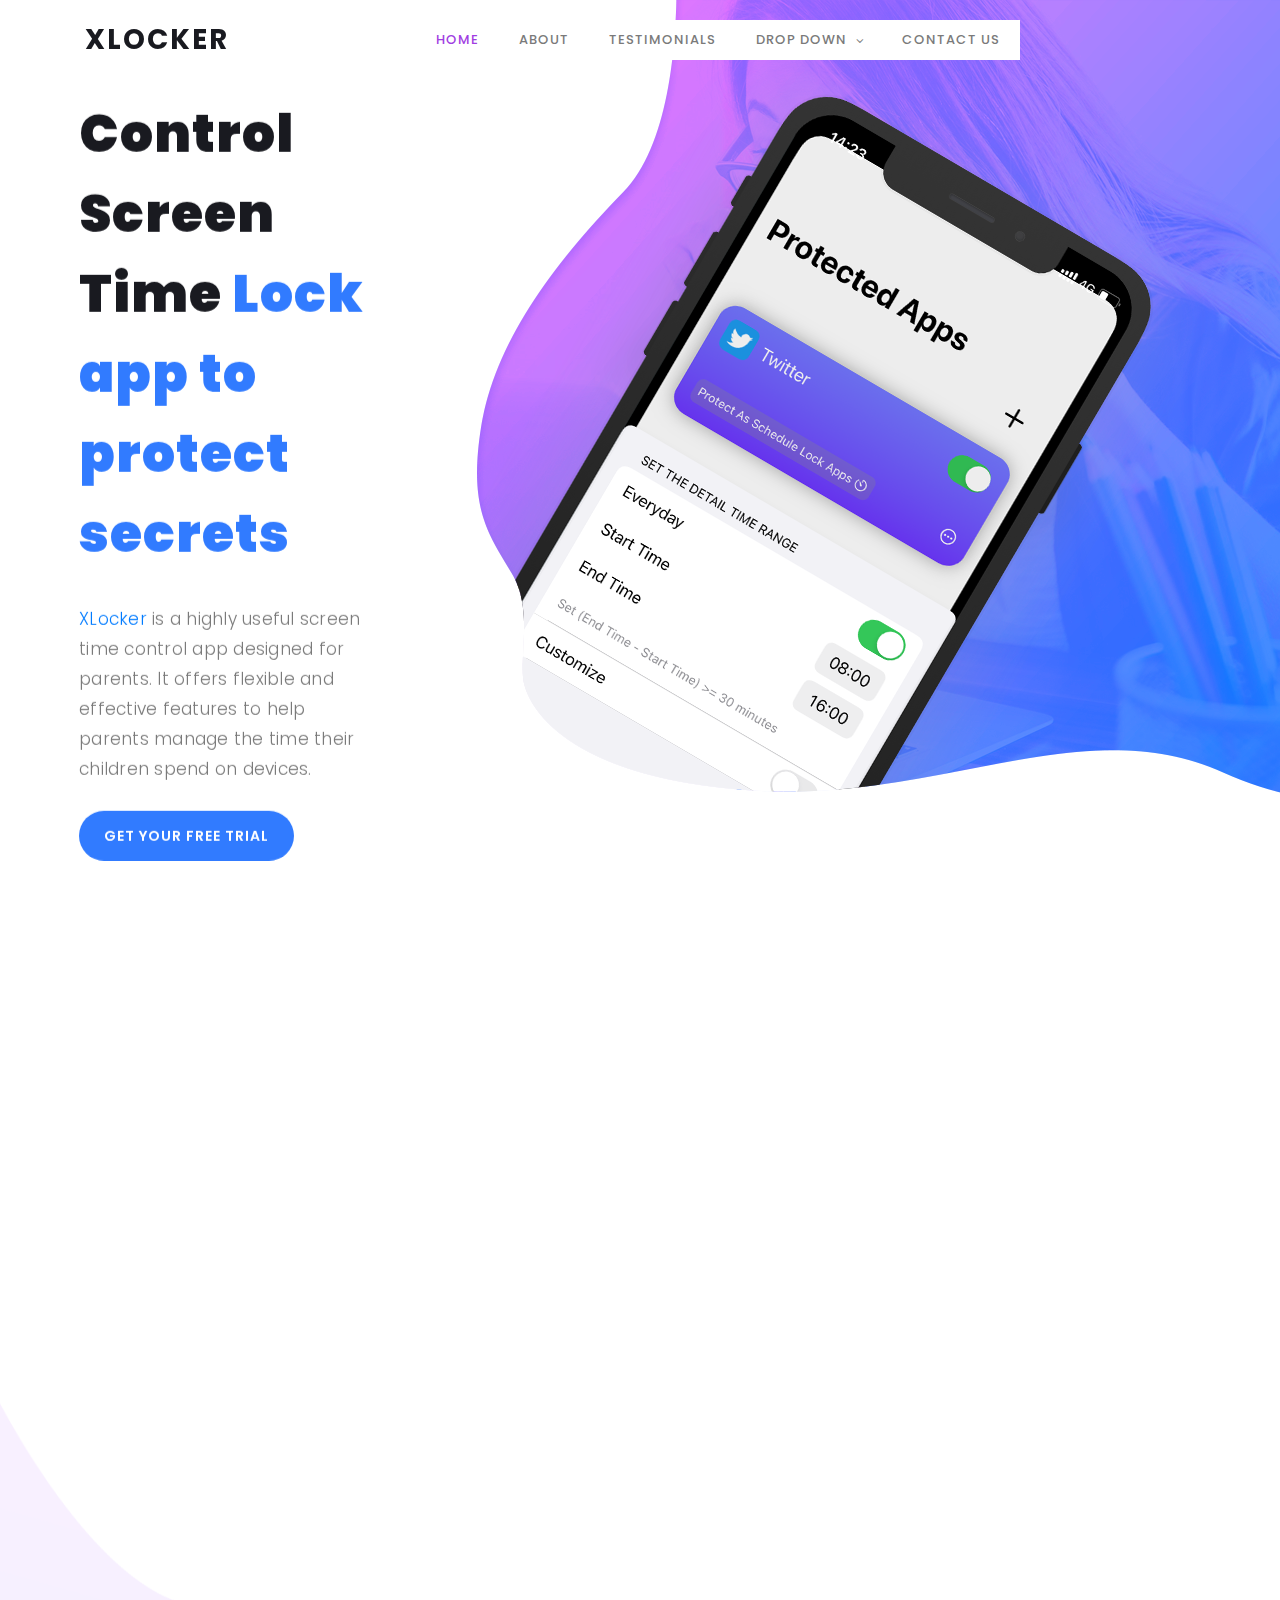
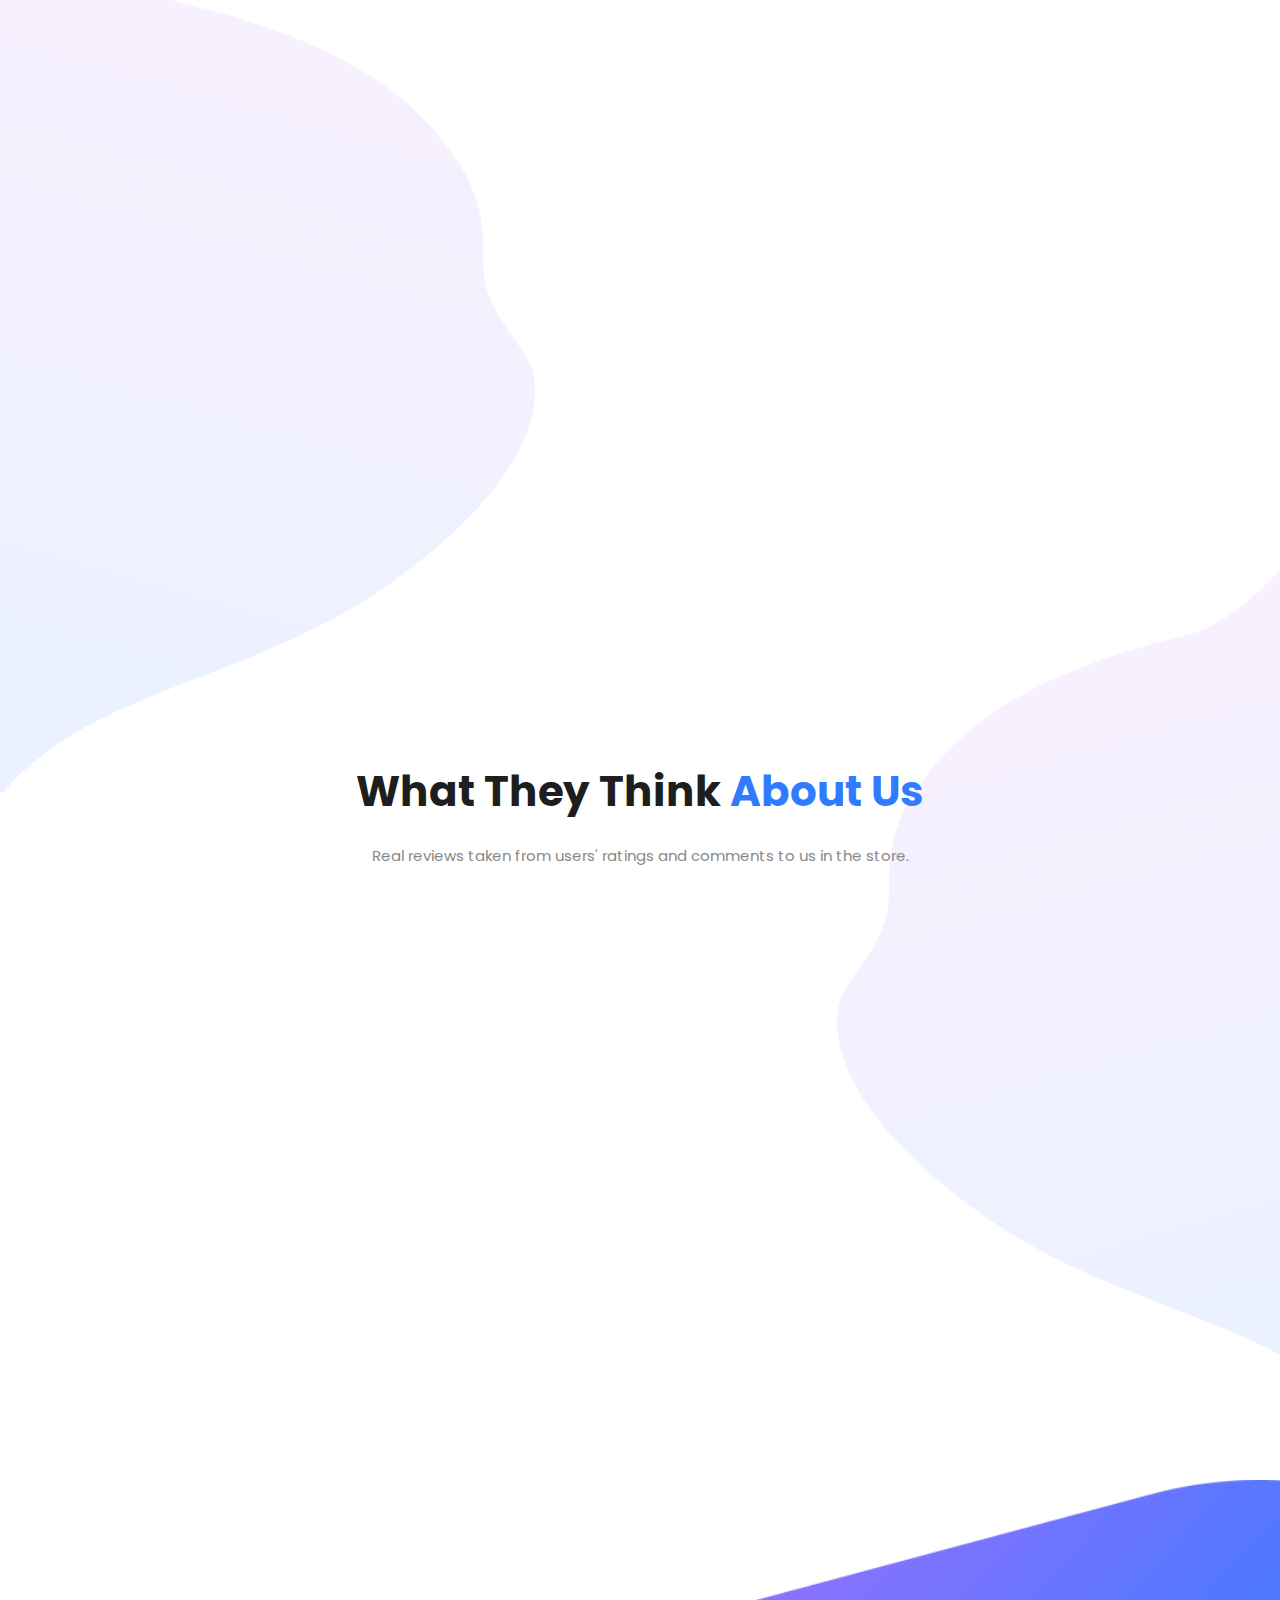
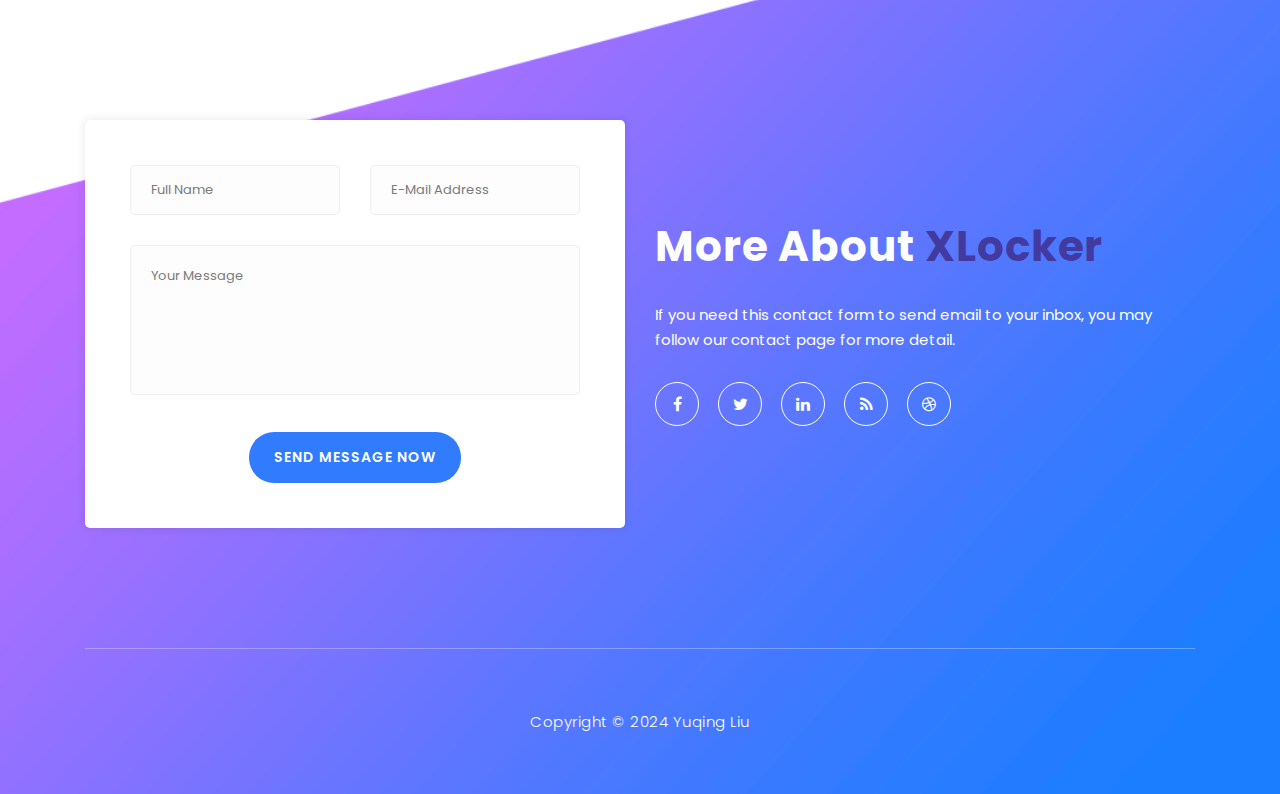
<file: xlocker/index.html>
<!DOCTYPE html>
<html lang="en">

<head>

    <meta charset="utf-8">
    <meta name="viewport" content="width=device-width, initial-scale=1, shrink-to-fit=no">
    <meta name="description" content="">
    <meta name="author" content="TemplateMo">
    <link href="https://fonts.googleapis.com/css?family=Poppins:100,200,300,400,500,600,700,800,900&display=swap" rel="stylesheet">

    <title>XLocker</title>
<!--

Lava Landing Page

https://templatemo.com/tm-540-lava-landing-page

-->

    <!-- Additional CSS Files -->
    <link rel="stylesheet" type="text/css" href="assets/css/bootstrap.min.css">

    <link rel="stylesheet" type="text/css" href="assets/css/font-awesome.css">

    <link rel="stylesheet" href="assets/css/templatemo-lava.css">

    <link rel="stylesheet" href="assets/css/owl-carousel.css">

</head>

<body>

    <!-- ***** Preloader Start ***** -->
    <div id="preloader">
        <div class="jumper">
            <div></div>
            <div></div>
            <div></div>
        </div>
    </div>
    <!-- ***** Preloader End ***** -->


    <!-- ***** Header Area Start ***** -->
    <header class="header-area header-sticky">
        <div class="container">
            <div class="row">
                <div class="col-12">
                    <nav class="main-nav">
                        <!-- ***** Logo Start ***** -->
                        <a href="index.html" class="logo">
                            XLocker
                        </a>
                        <!-- ***** Logo End ***** -->
                        <!-- ***** Menu Start ***** -->
                        <ul class="nav">
                            <li class="scroll-to-section"><a href="#welcome" class="menu-item">Home</a></li>
                            <li class="scroll-to-section"><a href="#about" class="menu-item">About</a></li>
                            <li class="scroll-to-section"><a href="#testimonials" class="menu-item">Testimonials</a>
                            </li>
                            <li class="submenu">
                                <a href="javascript:;">Drop Down</a>
                                <ul>
                                    <li><a href="" class="menu-item">About Us</a></li>
                                    <li><a href="" class="menu-item">Features</a></li>
                                    <li><a href="" class="menu-item">FAQ's</a></li>
                                    <li><a href="" class="menu-item">Blog</a></li>
                                </ul>
                            </li>
                            <li class="scroll-to-section"><a href="#contact-us" class="menu-item">Contact Us</a></li>
                        </ul>
                        <a class='menu-trigger'>
                            <span>Menu</span>
                        </a>
                        <!-- ***** Menu End ***** -->
                    </nav>
                </div>
            </div>
        </div>
    </header>
    <!-- ***** Header Area End ***** -->


    <!-- ***** Welcome Area Start ***** -->
    <div class="welcome-area" id="welcome">

        <!-- ***** Header Text Start ***** -->
        <div class="header-text">
            <div class="container">
                <div class="row">
                    <div class="left-text col-lg-6 col-md-12 col-sm-12 col-xs-12"
                        data-scroll-reveal="enter left move 30px over 0.6s after 0.4s">
                        <h1>Control Screen Time <em>Lock app to protect secrets</em></h1>
                        <p><a href="#">XLocker</a>
                            is a highly useful screen time control app designed for parents. It offers flexible and effective features to help parents manage the time their children spend on devices.</p> 
                        <a href="https://apps.apple.com/ca/app/xlocker-control-screen-time/id6447595893" class="main-button-slider">Get your free trial</a>
                    </div>
                </div>
            </div>
        </div>
        <!-- ***** Header Text End ***** -->
    </div>
    <!-- ***** Welcome Area End ***** -->

    <!-- ***** Features Big Item Start ***** -->
    <section class="section" id="about">
        <div class="container">
            <div class="row">
                <div class="col-lg-4 col-md-6 col-sm-12 col-xs-12"
                    data-scroll-reveal="enter left move 30px over 0.6s after 0.4s">
                    <div class="features-item">
                        <div class="features-icon">
                            <h2>01</h2>
                            <img src="assets/images/features-icon-1.png" alt="">
                            <h4>Block specific apps</h4>
                            <p>Block specific apps such as social media and games to gain better control over their children's device usage.This helps create a more focused and productive environment. </p>
                            <a href="#testimonials" class="main-button">
                                More Detail
                            </a>
                        </div>
                    </div>
                </div>
                <div class="col-lg-4 col-md-6 col-sm-12 col-xs-12"
                    data-scroll-reveal="enter bottom move 30px over 0.6s after 0.4s">
                    <div class="features-item">
                        <div class="features-icon">
                            <h2>02</h2>
                            <img src="assets/images/features-icon-2.png" alt="">
                            <h4>Schedules</h4>
                            <p>Set up schedules based on daily needs like study time and leisure time, and authorize certain apps for certain time slots to avoid accidental overuse or excessive addiction.</p>
                            <a href="#testimonials" class="main-button">
                                More Detail
                            </a>
                        </div>
                    </div>
                </div>
                <div class="col-lg-4 col-md-6 col-sm-12 col-xs-12"
                    data-scroll-reveal="enter right move 30px over 0.6s after 0.4s">
                    <div class="features-item">
                        <div class="features-icon">
                            <h2>03</h2>
                            <img src="assets/images/features-icon-3.png" alt="">
                            <h4>Usage limits</h4>
                            <p>Apply usage limits to each app, so that if a child exceeds the preset time limit, the app will be locked, thereby limiting excessive use of the device and the app..</p>
                            <a href="#testimonials" class="main-button">
                                More Detail
                            </a>
                        </div>
                    </div>
                </div>
            </div>
        </div>
    </section>
    <!-- ***** Features Big Item End ***** -->

    <div class="left-image-decor"></div>

    <!-- ***** Features Big Item Start ***** -->
    <section class="section" id="promotion">
        <div class="container">
            <div class="row">
                <div class="left-image col-lg-5 col-md-12 col-sm-12 mobile-bottom-fix-big"
                    data-scroll-reveal="enter left move 30px over 0.6s after 0.4s">
                    <img src="assets/images/left-image.png" class="rounded img-fluid d-block mx-auto" alt="App">
                </div>
                <div class="right-text offset-lg-1 col-lg-6 col-md-12 col-sm-12 mobile-bottom-fix">
                    <ul>
                         <li data-scroll-reveal="enter right move 30px over 0.6s after 0.6s">
                            <img src="assets/images/about-icon-03.png" alt="">
                            <div class="text">
                                <h4>Flexible Policies</h4>
                                <p>Customize policies for each app.you can fine-tune policies to align with the specific needs of each app.</p>
                            </div>
                        </li>
                        <li data-scroll-reveal="enter right move 30px over 0.6s after 0.4s">
                            <img src="assets/images/about-icon-01.png" alt="">
                            <div class="text">
                                <h4>Easy to Use</h4>
                                <p>Block apps in just a few clicks.you can effortlessly prevent access to specific applications. </p>
                            </div>
                        </li>
                        <li data-scroll-reveal="enter right move 30px over 0.6s after 0.5s">
                            <img src="assets/images/about-icon-02.png" alt="">
                            <div class="text">
                                <h4>Block Web Categories & URLs</h4>
                                <p>Easily block adult websites in just a few clicks. This feature ensures a safer and more comfortable browsing experience.</p>
                            </div>
                        </li>
                       
                    </ul>
                </div>
            </div>
        </div>
    </section>
    <!-- ***** Features Big Item End ***** -->

    <div class="right-image-decor"></div>

    <!-- ***** Testimonials Starts ***** -->
    <section class="section" id="testimonials">
        <div class="container">
            <div class="row">
                <div class="col-lg-8 offset-lg-2">
                    <div class="center-heading">
                        <h2>What They Think <em>About Us</em></h2>
                        <p>Real reviews taken from users' ratings and comments to us in the store.</p>
                    </div>
                </div>
                <div class="col-lg-10 col-md-12 col-sm-12 mobile-bottom-fix-big"
                    data-scroll-reveal="enter left move 30px over 0.6s after 0.4s">
                    <div class="owl-carousel owl-theme">
                        <div class="item service-item">
                            <div class="author">
                                <i><img src="assets/images/testimonial-author-1.png" alt="Author One"></i>
                            </div>
                            <div class="testimonial-content">
                                <ul class="stars">
                                    <li><i class="fa fa-star"></i></li>
                                    <li><i class="fa fa-star"></i></li>
                                    <li><i class="fa fa-star"></i></li>
                                    <li><i class="fa fa-star"></i></li>
                                    <li><i class="fa fa-star"></i></li>
                                </ul>
                                <h4>Nmrhsas</h4>
                                <p>“Insanely useful app. Big W for developer”</p>
                                <span>Malaysia</span>
                            </div>
                        </div>
                        <div class="item service-item">
                            <div class="author">
                                <i><img src="assets/images/testimonial-author-1.png" alt="Second Author"></i>
                            </div>
                            <div class="testimonial-content">
                                <ul class="stars">
                                    <li><i class="fa fa-star"></i></li>
                                    <li><i class="fa fa-star"></i></li>
                                    <li><i class="fa fa-star"></i></li>
                                    <li><i class="fa fa-star"></i></li>
                                    <li><i class="fa fa-star"></i></li>
                                </ul>
                                <h4>Brar 009</h4>
                                <p>“Awesome app good feature.”</p>
                                <span>India</span>
                            </div>
                        </div>
                        <div class="item service-item">
                            <div class="author">
                                <i><img src="assets/images/testimonial-author-1.png" alt="Author Third"></i>
                            </div>
                            <div class="testimonial-content">
                                <ul class="stars">
                                    <li><i class="fa fa-star"></i></li>
                                    <li><i class="fa fa-star"></i></li>
                                    <li><i class="fa fa-star"></i></li>
                                </ul>
                                <h4>Footballstuff</h4>
                                <p>“Really good app it is exceptional.”</p>
                                <span>UK</span>
                            </div>
                        </div>
                        
                    </div>
                </div>
            </div>
        </div>
    </section>
    <!-- ***** Testimonials Ends ***** -->


    <!-- ***** Footer Start ***** -->
    <footer id="contact-us">
        <div class="container">
            <div class="footer-content">
                <div class="row">
                    <!-- ***** Contact Form Start ***** -->
                    <div class="col-lg-6 col-md-12 col-sm-12">
                        <div class="contact-form">
                            <form id="contact" action="" method="post">
                                <div class="row">
                                    <div class="col-md-6 col-sm-12">
                                        <fieldset>
                                            <input name="name" type="text" id="name" placeholder="Full Name" required=""
                                                style="background-color: rgba(250,250,250,0.3);">
                                        </fieldset>
                                    </div>
                                    <div class="col-md-6 col-sm-12">
                                        <fieldset>
                                            <input name="email" type="text" id="email" placeholder="E-Mail Address"
                                                required="" style="background-color: rgba(250,250,250,0.3);">
                                        </fieldset>
                                    </div>
                                    <div class="col-lg-12">
                                        <fieldset>
                                            <textarea name="message" rows="6" id="message" placeholder="Your Message"
                                                required="" style="background-color: rgba(250,250,250,0.3);"></textarea>
                                        </fieldset>
                                    </div>
                                    <div class="col-lg-12">
                                        <fieldset>
                                            <button type="submit" id="form-submit" class="main-button">Send Message
                                                Now</button>
                                        </fieldset>
                                    </div>
                                </div>
                            </form>
                        </div>
                    </div>
                    <!-- ***** Contact Form End ***** -->
                    <div class="right-content col-lg-6 col-md-12 col-sm-12">
                        <h2>More About <em>XLocker</em></h2>
                        <p>
                            If you need this contact form to send email to your inbox, you may follow our <a
                                rel="nofollow" href="https://templatemo.com/contact" target="_parent">contact</a> page
                            for more detail.</p>
                        <ul class="social">
                            <li><a href="#"><i class="fa fa-facebook"></i></a></li>
                            <li><a href="#"><i class="fa fa-twitter"></i></a></li>
                            <li><a href="#"><i class="fa fa-linkedin"></i></a></li>
                            <li><a href="#"><i class="fa fa-rss"></i></a></li>
                            <li><a href="#"><i class="fa fa-dribbble"></i></a></li>
                        </ul>
                    </div>
                </div>
            </div>
            <div class="row">
                <div class="col-lg-12">
                    <div class="sub-footer">
                        <p>Copyright &copy; 2024 Yuqing Liu</a></p>
                    </div>
                </div>
            </div>
        </div>
    </footer>

    <!-- jQuery -->
    <script src="assets/js/jquery-2.1.0.min.js"></script>

    <!-- Bootstrap -->
    <script src="assets/js/popper.js"></script>
    <script src="assets/js/bootstrap.min.js"></script>

    <!-- Plugins -->
    <script src="assets/js/owl-carousel.js"></script>
    <script src="assets/js/scrollreveal.min.js"></script>
    <script src="assets/js/waypoints.min.js"></script>
    <script src="assets/js/jquery.counterup.min.js"></script>
    <script src="assets/js/imgfix.min.js"></script>

    <!-- Global Init -->
    <script src="assets/js/custom.js"></script>

</body>
</html>
</file>
<file: xlocker/assets/css/templatemo-lava.css>
/*

Lava Landing Page

https://templatemo.com/tm-540-lava-landing-page

*/

/* ---------------------------------------------
Table of contents
------------------------------------------------
01. font & reset css
02. reset
03. global styles
04. header
05. welcome
06. features
07. testimonials
08. contact
09. footer
10. preloader

--------------------------------------------- */
/* 
---------------------------------------------
font & reset css
--------------------------------------------- 
*/
@import url("https://fonts.googleapis.com/css?family=Poppins:100,200,300,400,500,600,700,800,900");
/* 
---------------------------------------------
reset
--------------------------------------------- 
*/
html, body, div, span, applet, object, iframe, h1, h2, h3, h4, h5, h6, p, blockquote, div
pre, a, abbr, acronym, address, big, cite, code, del, dfn, em, font, img, ins, kbd, q,
s, samp, small, strike, strong, sub, sup, tt, var, b, u, i, center, dl, dt, dd, ol, ul, li,
figure, header, nav, section, article, aside, footer, figcaption {
  margin: 0;
  padding: 0;
  border: 0;
  outline: 0;
}

.clearfix:after {
  content: ".";
  display: block;
  clear: both;
  visibility: hidden;
  line-height: 0;
  height: 0;
}

.clearfix {
  display: inline-block;
}

html[xmlns] .clearfix {
  display: block;
}

* html .clearfix {
  height: 1%;
}

ul, li {
  padding: 0;
  margin: 0;
  list-style: none;
}

header, nav, section, article, aside, footer, hgroup {
  display: block;
}

* {
  box-sizing: border-box;
}

html, body {
  font-family: 'Poppins', sans-serif;
  font-weight: 400;
  background-color: #fff;
  font-size: 16px;
  -ms-text-size-adjust: 100%;
  -webkit-font-smoothing: antialiased;
  -moz-osx-font-smoothing: grayscale;
}

a {
  text-decoration: none !important;
}

h1, h2, h3, h4, h5, h6 {
  margin-top: 0px;
  margin-bottom: 0px;
}

ul {
  margin-bottom: 0px;
}

p {
  font-size: 15px;
  line-height: 25px;
  color: #888;
}

/* 
---------------------------------------------
global styles
--------------------------------------------- 
*/
html,
body {
  background: #fff;
  font-family: 'Poppins', sans-serif;
}

::selection {
  background: #f1556a;
  color: #fff;
}

::-moz-selection {
  background: #f1556a;
  color: #fff;
}

@media (max-width: 991px) {
  html, body {
    overflow-x: hidden;
  }
  .mobile-top-fix {
    margin-top: 30px;
    margin-bottom: 0px;
  }
  .mobile-bottom-fix {
    margin-bottom: 30px;
  }
  .mobile-bottom-fix-big {
    margin-bottom: 60px;
  }
}

a.main-button-slider {
  font-size: 14px;
  border-radius: 25px;
  padding: 15px 25px;
  background-color: #317BFF;
  text-transform: uppercase;
  color: #fff;
  font-weight: 600;
  letter-spacing: 1px;
  -webkit-transition: all 0.3s ease 0s;
  -moz-transition: all 0.3s ease 0s;
  -o-transition: all 0.3s ease 0s;
  transition: all 0.3s ease 0s;
}

a.main-button-slider:hover {
  background-color: #f1556a;
}

a.main-button {
  font-size: 14px;
  border-radius: 25px;
  padding: 15px 25px;
  background-color: #317BFF;
  text-transform: uppercase;
  color: #fff;
  font-weight: 600;
  letter-spacing: 1px;
  -webkit-transition: all 0.3s ease 0s;
  -moz-transition: all 0.3s ease 0s;
  -o-transition: all 0.3s ease 0s;
  transition: all 0.3s ease 0s;
}

a.main-button:hover {
  background-color: #f1556a;
}

button.main-button {
  outline: none;
  border: none;
  cursor: pointer;
  font-size: 14px;
  border-radius: 25px;
  padding: 15px 25px;
  background-color: #317BFF;
  text-transform: uppercase;
  color: #fff;
  font-weight: 600;
  letter-spacing: 1px;
  -webkit-transition: all 0.3s ease 0s;
  -moz-transition: all 0.3s ease 0s;
  -o-transition: all 0.3s ease 0s;
  transition: all 0.3s ease 0s;
}

button.main-button:hover {
  background-color: #f1556a;
}


.center-heading {
  margin-bottom: 70px;
}

.center-heading h2 {
  margin-top: 0px;
  text-align: center;
  font-size: 42px;
  font-weight: 700;
  color: #1e1e1e;
  margin-bottom: 25px;
}

.center-heading h2 em {
  font-style: normal;
  color: #317BFF;
}

.center-heading p {
  font-size: 15px;
  color: #888;
  text-align: center;
}


/* 
---------------------------------------------
header
--------------------------------------------- 
*/

.background-header {
  background-color: #fff;
  height: 80px!important;
  position: fixed!important;
  top: 0px;
  left: 0px;
  right: 0px;
  box-shadow: 0px 0px 10px rgba(0,0,0,0.15)!important;
}

.background-header .logo,
.background-header .main-nav .nav li a {
  color: #1e1e1e!important;
}

.background-header .main-nav .nav li:hover a {
  color: #A13DE2!important;
}

.background-header .nav li a.active {
  color: #A13DE2!important;
}

.header-area {
  position: absolute;
  top: 0px;
  left: 0px;
  right: 0px;
  z-index: 100;
  height: 100px;
  -webkit-transition: all .5s ease 0s;
  -moz-transition: all .5s ease 0s;
  -o-transition: all .5s ease 0s;
  transition: all .5s ease 0s;
}

.header-area .main-nav {
  min-height: 80px;
  background: transparent;
}

.header-area .main-nav .logo {
  line-height: 80px;
  color: #191a20;
  font-size: 28px;
  font-weight: 700;
  text-transform: uppercase;
  letter-spacing: 2px;
  float: left;
  -webkit-transition: all 0.3s ease 0s;
  -moz-transition: all 0.3s ease 0s;
  -o-transition: all 0.3s ease 0s;
  transition: all 0.3s ease 0s;
}


.header-area .main-nav .nav {
  float: left;
  margin-top: 27px;
  margin-left: 15%;
  margin-right: 0px;
  background-color: #fff;
  padding: 0px 20px;
  -webkit-transition: all 0.3s ease 0s;
  -moz-transition: all 0.3s ease 0s;
  -o-transition: all 0.3s ease 0s;
  transition: all 0.3s ease 0s;
  position: relative;
  z-index: 999;
}

.header-area .main-nav .nav li {
  padding-left: 20px;
  padding-right: 20px;
}

.header-area .main-nav .nav li:last-child {
  padding-right: 0px;
}

.header-area .main-nav .nav li a {
  display: block;
  font-weight: 500;
  font-size: 13px;
  color: #7a7a7a;
  text-transform: uppercase;
  -webkit-transition: all 0.3s ease 0s;
  -moz-transition: all 0.3s ease 0s;
  -o-transition: all 0.3s ease 0s;
  transition: all 0.3s ease 0s;
  height: 40px;
  line-height: 40px;
  border: transparent;
  letter-spacing: 1px;
}

.header-area .main-nav .nav li:hover a {
  color: #A13DE2;
}

.header-area .main-nav .nav li.submenu {
  position: relative;
  padding-right: 35px;
}

.header-area .main-nav .nav li.submenu:after {
  font-family: FontAwesome;
  content: "\f107";
  font-size: 12px;
  color: #7a7a7a;
  position: absolute;
  right: 18px;
  top: 12px;
}

.header-area .main-nav .nav li.submenu ul {
  position: absolute;
  width: 200px;
  box-shadow: 0 2px 28px 0 rgba(0, 0, 0, 0.06);
  overflow: hidden;
  top: 40px;
  opacity: 0;
  transform: translateY(-2em);
  visibility: hidden;
  z-index: -1;
  transition: all 0.3s ease-in-out 0s, visibility 0s linear 0.3s, z-index 0s linear 0.01s;
}

.header-area .main-nav .nav li.submenu ul li {
  margin-left: 0px;
  padding-left: 0px;
  padding-right: 0px;
}

.header-area .main-nav .nav li.submenu ul li a {
  display: block;
  background: #fff;
  color: #7a7a7a!important;
  padding-left: 20px;
  height: 40px;
  line-height: 40px;
  -webkit-transition: all 0.3s ease 0s;
  -moz-transition: all 0.3s ease 0s;
  -o-transition: all 0.3s ease 0s;
  transition: all 0.3s ease 0s;
  position: relative;
  font-size: 13px;
  border-bottom: 1px solid #f5f5f5;
}

.header-area .main-nav .nav li.submenu ul li a:before {
  content: '';
  position: absolute;
  width: 0px;
  height: 40px;
  left: 0px;
  top: 0px;
  bottom: 0px;
  -webkit-transition: all 0.3s ease 0s;
  -moz-transition: all 0.3s ease 0s;
  -o-transition: all 0.3s ease 0s;
  transition: all 0.3s ease 0s;
  background: #A13DE2;
}

.header-area .main-nav .nav li.submenu ul li a:hover {
  background: #fff;
  color: #A13DE2!important;
  padding-left: 25px;
}

.header-area .main-nav .nav li.submenu ul li a:hover:before {
  width: 3px;
}

.header-area .main-nav .nav li.submenu:hover ul {
  visibility: visible;
  opacity: 1;
  z-index: 1;
  transform: translateY(0%);
  transition-delay: 0s, 0s, 0.3s;
}

.header-area .main-nav .menu-trigger {
  cursor: pointer;
  display: block;
  position: absolute;
  top: 23px;
  width: 32px;
  height: 40px;
  text-indent: -9999em;
  z-index: 99;
  right: 40px;
  display: none;
}

.header-area .main-nav .menu-trigger span,
.header-area .main-nav .menu-trigger span:before,
.header-area .main-nav .menu-trigger span:after {
  -moz-transition: all 0.4s;
  -o-transition: all 0.4s;
  -webkit-transition: all 0.4s;
  transition: all 0.4s;
  background-color: #1e1e1e;
  display: block;
  position: absolute;
  width: 30px;
  height: 2px;
  left: 0;
}

.background-header .main-nav .menu-trigger span,
.background-header .main-nav .menu-trigger span:before,
.background-header .main-nav .menu-trigger span:after {
  background-color: #1e1e1e;
}

.header-area .main-nav .menu-trigger span:before,
.header-area .main-nav .menu-trigger span:after {
  -moz-transition: all 0.4s;
  -o-transition: all 0.4s;
  -webkit-transition: all 0.4s;
  transition: all 0.4s;
  background-color: #1e1e1e;
  display: block;
  position: absolute;
  width: 30px;
  height: 2px;
  left: 0;
  width: 75%;
}

.background-header .main-nav .menu-trigger span:before,
.background-header .main-nav .menu-trigger span:after {
  background-color: #1e1e1e;
}

.header-area .main-nav .menu-trigger span:before,
.header-area .main-nav .menu-trigger span:after {
  content: "";
}

.header-area .main-nav .menu-trigger span {
  top: 16px;
}

.header-area .main-nav .menu-trigger span:before {
  -moz-transform-origin: 33% 100%;
  -ms-transform-origin: 33% 100%;
  -webkit-transform-origin: 33% 100%;
  transform-origin: 33% 100%;
  top: -10px;
  z-index: 10;
}

.header-area .main-nav .menu-trigger span:after {
  -moz-transform-origin: 33% 0;
  -ms-transform-origin: 33% 0;
  -webkit-transform-origin: 33% 0;
  transform-origin: 33% 0;
  top: 10px;
}

.header-area .main-nav .menu-trigger.active span,
.header-area .main-nav .menu-trigger.active span:before,
.header-area .main-nav .menu-trigger.active span:after {
  background-color: transparent;
  width: 100%;
}

.header-area .main-nav .menu-trigger.active span:before {
  -moz-transform: translateY(6px) translateX(1px) rotate(45deg);
  -ms-transform: translateY(6px) translateX(1px) rotate(45deg);
  -webkit-transform: translateY(6px) translateX(1px) rotate(45deg);
  transform: translateY(6px) translateX(1px) rotate(45deg);
  background-color: #1e1e1e;
}

.background-header .main-nav .menu-trigger.active span:before {
  background-color: #1e1e1e;
}

.header-area .main-nav .menu-trigger.active span:after {
  -moz-transform: translateY(-6px) translateX(1px) rotate(-45deg);
  -ms-transform: translateY(-6px) translateX(1px) rotate(-45deg);
  -webkit-transform: translateY(-6px) translateX(1px) rotate(-45deg);
  transform: translateY(-6px) translateX(1px) rotate(-45deg);
  background-color: #1e1e1e;
}

.background-header .main-nav .menu-trigger.active span:after {
  background-color: #1e1e1e;
}

.header-area.header-sticky {
  min-height: 80px;
}

.header-area.header-sticky .nav {
  margin-top: 20px !important;
}

.header-area.header-sticky .nav li a.active {
  color: #A13DE2;
}

@media (max-width: 1200px) {
  .header-area .main-nav .nav li {
    padding-left: 12px;
    padding-right: 12px;
  }
  .header-area .main-nav:before {
    display: none;
  }
}

@media (max-width: 991px) {
  .logo {
    text-align: center;
    float: none!important;
  }
  .header-area {
    background-color: #f7f7f7;
    padding: 0px 15px;
    height: 80px;
    box-shadow: none;
    text-align: center;
  }
  .header-area .container {
    padding: 0px;
  }
  .header-area .logo {
    margin-left: 30px;
  }
  .header-area .menu-trigger {
    display: block !important;
  }
  .header-area .main-nav {
    overflow: hidden;
  }
  .header-area .main-nav .nav {
    float: none;
    width: 100%;
    margin-top: 0px !important;
    display: none;
    -webkit-transition: all 0s ease 0s;
    -moz-transition: all 0s ease 0s;
    -o-transition: all 0s ease 0s;
    transition: all 0s ease 0s;
    margin-left: 0px;
  }
  .header-area .main-nav .nav li:first-child {
    border-top: 1px solid #eee;
  }
  .header-area .main-nav .nav li {
    width: 100%;
    background: #fff;
    border-bottom: 1px solid #eee;
    padding-left: 0px !important;
    padding-right: 0px !important;
  }
  .header-area .main-nav .nav li a {
    height: 50px !important;
    line-height: 50px !important;
    padding: 0px !important;
    border: none !important;
    background: #f7f7f7 !important;
    color: #191a20 !important;
  }
  .header-area .main-nav .nav li a:hover {
    background: #eee !important;
    color: #A13DE2!important;
  }
  .header-area .main-nav .nav li.submenu ul {
    position: relative;
    visibility: inherit;
    opacity: 1;
    z-index: 1;
    transform: translateY(0%);
    transition-delay: 0s, 0s, 0.3s;
    top: 0px;
    width: 100%;
    box-shadow: none;
    height: 0px;
  }
  .header-area .main-nav .nav li.submenu ul li a {
    font-size: 12px;
    font-weight: 400;
  }
  .header-area .main-nav .nav li.submenu ul li a:hover:before {
    width: 0px;
  }
  .header-area .main-nav .nav li.submenu ul.active {
    height: auto !important;
  }
  .header-area .main-nav .nav li.submenu:after {
    color: #3B566E;
    right: 25px;
    font-size: 14px;
    top: 15px;
  }
  .header-area .main-nav .nav li.submenu:hover ul, .header-area .main-nav .nav li.submenu:focus ul {
    height: 0px;
  }
}

@media (min-width: 992px) {
  .header-area .main-nav .nav {
    display: flex !important;
  }
}


/* 
---------------------------------------------
welcome
--------------------------------------------- 
*/
.welcome-area {
  width: 100%;
  height: 100vh;
  min-height: 793px;
  background-image: url(../images/banner-bg.png);
  background-repeat: no-repeat;
  background-position: right top;
}

.welcome-area .header-text .left-text {
  position: relative;
  align-self: center;
  margin-top: 35%;
  transform: perspective(1px) translateY(-30%) !important;
}

.welcome-area .header-text h1 {
  font-weight: 900;
  font-size: 52px;
  line-height: 80px;
  letter-spacing: 1px;
  margin-bottom: 30px;
  color: #191a20;
}

.welcome-area .header-text h1 em {
  font-style: normal;
  color: #317BFF;
}

.welcome-area .header-text p {
  font-weight: 300;
  font-size: 17px;
  color: #7a7a7a;
  line-height: 30px;
  letter-spacing: 0.25px;
  margin-bottom: 40px;
  position: relative;
}

@media (max-width: 1420px) {
  .welcome-area .header-text {
    width: 70%;
    margin-left: 5%;
  }
}

@media (max-width: 1320px) {
  .welcome-area .header-text .left-text {
    margin-top: 50%;
  }
  .welcome-area .header-text {
    width: 50%;
    margin-left: 5%;
  }
}

@media (max-width: 1140px) {
  .welcome-area {
    height: auto;
  }
  .welcome-area .header-text {       
    width: 92%;
    padding-top: 793px;
  }
  .welcome-area .header-text .left-text {
    margin-top: 5%;
    transform: none !important;
  }
}
@media (max-width: 810px) {
  .welcome-area {
    background-size: contain;
  }

  .welcome-area .header-text {
    padding-top: 100%;
    margin-left: 0;
  }
    
  .container-fluid .col-md-12 {
    margin-right: 0px;
    padding-right: 0px;
  }
}

/*
---------------------------------------------
about
---------------------------------------------
*/

#about {
  padding: 100px 0px;
  position: relative;
  z-index: 9;
}

@media (max-width: 992px) {
  .features-item {
    margin-bottom: 45px;
  }
}

.features-item {
  border-radius: 5px;
  padding: 60px 30px;
  text-align: center;
  box-shadow: 0px 0px 10px rgba(0,0,0,0.1);
}

.features-item h2 {
  z-index: 9;
  position: absolute;
  top: 15px;
  left: 45px;
  font-size: 100px;
  font-weight: 600;
  color: #FCE9FD;
}

.features-item img {
  z-index: 10;
  position: relative;
  max-width: 100%;
  margin-bottom: 40px;
}

.features-item h4 {
  margin-top: 0px;
  font-size: 22px;
  color: #1e1e1e;
  margin-bottom: 25px;
}

.features-item .main-button {
  margin-top: 35px;
  display: inline-block;
}


/*
---------------------------------------------
promotion
---------------------------------------------
*/

.left-image-decor {
  background-image: url(../images/left-bg-decor.png);
  background-repeat: no-repeat;
  position: absolute;
  width: 100%;
  display: inline-block;
  height: 110%;
  margin-top: -200px;
}

#promotion {
  padding: 100px 0px;
}

#promotion .left-image {
  align-self: center;
}

#promotion .right-text ul {
  padding: 0;
  margin: 0;
}

#promotion .right-text ul li {
  display: inline-block;
  margin-bottom: 60px;
}

#promotion .right-text ul li:last-child {
  margin-bottom: 0px;
}

#promotion .right-text img {
  display: inline-block;
  float: left;
  margin-right: 30px;
}

#promotion .right-text h4 {
  font-size: 22px;
  color: #1e1e1e;
  margin-bottom: 15px;
  margin-top: 3px;
}


/*
--------------------------------------------
testimonials
--------------------------------------------
*/
.right-image-decor {
  background-image: url(../images/right-bg-decor.png);
  background-repeat: no-repeat;
  background-position: right center;
  position: absolute;
  width: 100%;
  display: inline-block;
  height: 110%;
  margin-top: -200px;
}

#testimonials {
  padding-top: 100px;
  position: relative;
  z-index: 9;
}

#testimonials .item {
  position: relative;
}

#testimonials .item .testimonial-content {
  background: rgb(135,114,255);
  background: linear-gradient(145deg, rgba(135,114,255,1) 0%, rgba(49,123,255,1) 100%);
  margin-left: 60px;
  padding: 40px 30px;
  text-align: center;
  border-radius: 5px;
}

#testimonials .item .testimonial-content ul li {
  display: inline-block;
  margin: 0px 1px;
}

#testimonials .item .testimonial-content ul li i {
  color: #fff;
  font-size: 13px;
}

#testimonials .item .testimonial-content h4 {
  font-size: 22px;
  margin-top: 20px;
  color: #fff;
}

#testimonials .item .testimonial-content p {
  color: #fff;
  font-style: italic;
  font-weight: 200;
  margin: 20px 0px 15px 0px;
}

#testimonials .item .testimonial-content span {
  color: #fff;
  font-weight: 200;
  font-size: 13px;
}

#testimonials .author img {
  max-width: 120px;
  margin-bottom: -60px;
}

.owl-carousel .owl-nav button.owl-next span {
  z-index: 10;
  top: 45%;
  border-radius: 10px;
  font-size: 46px;
  color: #fff;
  right: -210px;
  width: 80px;
  height: 80px;
  line-height: 80px;
  text-align: center;
  display: inline-block;
  background: rgb(135,114,255);
  background: linear-gradient(145deg, rgba(135,114,255,1) 0%, rgba(49,114,255,1) 100%);
  position: absolute;
}

.owl-carousel .owl-nav button.owl-prev span {
  z-index: 9;
  top: 30%;
  border-radius: 10px;
  font-size: 46px;
  color: #fff;
  right: -150px;
  width: 80px;
  height: 80px;
  line-height: 80px;
  text-align: center;
  display: inline-block;
  background: rgb(135,114,255);
  background: linear-gradient(145deg, rgba(135,114,255,1) 0%, rgba(49,114,255,1) 100%);
  position: absolute;
}

@media screen and (max-width: 1060px) {
  .owl-carousel .owl-nav {
    display: none!important;
  }
}

/* 
---------------------------------------------
footer
--------------------------------------------- 
*/

@media (max-width: 992px) {
  footer {
    padding-top: 0px!important;
    margin-top: 0px!important;
  }
  .contact-form {
    margin-bottom: 45px;
  }
  footer .right-content {
    text-align: center;
  }
  footer .footer-content {
    padding: 60px 0px!important;
  }
}

footer {
  margin-top: 200px;
  padding-top: 120px;
  background-image: url(../images/footer-bg.png);
  background-repeat: no-repeat;
  background-position: center center;
  background-size: cover;
  width: 100%;
}

footer .footer-content {
  padding: 120px 0px;
}

.contact-form {
  position: relative;
  z-index: 10;
  padding: 45px;
  border-radius: 5px;
  background-color: #fff;
  box-shadow: 0px 0px 10px rgba(0,0,0,0.1);
  
}

footer .right-content {
  align-self: center;
}

.contact-form input,
.contact-form textarea {
  color: #777;
  font-size: 13px;
  border: 1px solid #eee;
  background-color: #f7f7f7;
  border-radius: 5px;
  width: 100%;
  height: 50px;
  outline: none;
  padding-left: 20px;
  padding-right: 20px;
  -webkit-appearance: none;
  -moz-appearance: none;
  appearance: none;
  margin-bottom: 30px;
}

.contact-form textarea {
  height: 150px;
  resize: none;
  padding: 20px;
}

.contact-form {
  text-align: center;
}

.contact-form ::-webkit-input-placeholder { /* Edge */
  color: #7a7a7a;
}

.contact-form :-ms-input-placeholder { /* Internet Explorer 10-11 */
  color: #7a7a7a;
}

.contact-form ::placeholder {
  color: #7a7a7a;
}

.footer-content .right-content {
  color: #fff;
}

.footer-content .right-content h2 {
  margin-top: 0px;
  margin-bottom: 30px;
  font-size: 42px;
  text-transform: capitalize;
  font-weight: 700;
  letter-spacing: 1px;
}

.footer-content .right-content h2 em {
  font-style: normal;
  color: #433AA0;
}

.footer-content .right-content p {
  color: #FFF;
}

.footer-content .right-content a {
  color: #FFF;
}

.footer-content .right-content a:hover {
  color: #FC3;
}

footer .social {
  overflow: hidden;
  margin-top: 30px;
}

footer .social li:first-child {
  margin-left: 0px;
}

footer .social li {
  margin: 0px 7.5px;
  display: inline-block;
}

footer .social li a {
  color: #fff;
  text-align: center;
  background-color: transparent;
  border: 1px solid #fff;
  width: 44px;
  height: 44px;
  line-height: 44px;
  border-radius: 50%;
  display: inline-block;
  font-size: 16px;
  -webkit-transition: all 0.3s ease 0s;
  -moz-transition: all 0.3s ease 0s;
  -o-transition: all 0.3s ease 0s;
  transition: all 0.3s ease 0s;
}

footer .social li a:hover {
  background-color: #A13DE2;
  border-color: #A13DE2;
  color: #fff;
}

footer .copyright {
  margin-top: 10px;
  font-weight: 400;
  font-size: 15px;
  color: #4a4a4a;
  letter-spacing: 0.88px;
  text-transform: capitalize;
}

footer .sub-footer {
  padding: 60px 0px;
  border-top: 1px solid rgba(250,250,250,0.3);
  text-align: center;
}

footer .sub-footer a {
	color: #FFF;
}

footer .sub-footer a:hover {
	color: #FC3;
}

footer .sub-footer p {
  color: #fff;
  font-size: 15px;
  font-weight: 300;
  letter-spacing: 0.5px;
}

@media (max-width: 991px) {
  footer .copyright {
    text-align: center;
  }
  footer .social {
    text-align: center;
  }
}

/* 
---------------------------------------------
preloader
--------------------------------------------- 
*/
#preloader {
  overflow: hidden;
  background-image: linear-gradient(145deg, #433AA0 0%, #433AA0 100%);
  left: 0;
  right: 0;
  top: 0;
  bottom: 0;
  position: fixed;
  z-index: 9999;
  color: #fff;
}

#preloader .jumper {
  left: 0;
  top: 0;
  right: 0;
  bottom: 0;
  display: block;
  position: absolute;
  margin: auto;
  width: 50px;
  height: 50px;
}

#preloader .jumper > div {
  background-color: #fff;
  width: 10px;
  height: 10px;
  border-radius: 100%;
  -webkit-animation-fill-mode: both;
  animation-fill-mode: both;
  position: absolute;
  opacity: 0;
  width: 50px;
  height: 50px;
  -webkit-animation: jumper 1s 0s linear infinite;
  animation: jumper 1s 0s linear infinite;
}

#preloader .jumper > div:nth-child(2) {
  -webkit-animation-delay: 0.33333s;
  animation-delay: 0.33333s;
}

#preloader .jumper > div:nth-child(3) {
  -webkit-animation-delay: 0.66666s;
  animation-delay: 0.66666s;
}

@-webkit-keyframes jumper {
  0% {
    opacity: 0;
    -webkit-transform: scale(0);
    transform: scale(0);
  }
  5% {
    opacity: 1;
  }
  100% {
    -webkit-transform: scale(1);
    transform: scale(1);
    opacity: 0;
  }
}

@keyframes jumper {
  0% {
    opacity: 0;
    -webkit-transform: scale(0);
    transform: scale(0);
  }
  5% {
    opacity: 1;
  }
  100% {
    opacity: 0;
  }
}
</file>
<file: xlocker/assets/css/owl-carousel.css>
/**
 * Owl Carousel v2.3.4
 * Copyright 2013-2018 David Deutsch
 * Licensed under: SEE LICENSE IN https://github.com/OwlCarousel2/OwlCarousel2/blob/master/LICENSE
 */
/*
 *  Owl Carousel - Core
 */
.owl-carousel {
  display: none;
  width: 100%;
  -webkit-tap-highlight-color: transparent;
  /* position relative and z-index fix webkit rendering fonts issue */
  position: relative;
  z-index: 1; }
  .owl-carousel .owl-stage {
    position: relative;
    -ms-touch-action: pan-Y;
    touch-action: manipulation;
    -moz-backface-visibility: hidden;
    /* fix firefox animation glitch */ }
  .owl-carousel .owl-stage:after {
    content: ".";
    display: block;
    clear: both;
    visibility: hidden;
    line-height: 0;
    height: 0; }
  .owl-carousel .owl-stage-outer {
    position: relative;
    overflow: hidden;
    /* fix for flashing background */
    -webkit-transform: translate3d(0px, 0px, 0px); }
  .owl-carousel .owl-wrapper,
  .owl-carousel .owl-item {
    -webkit-backface-visibility: hidden;
    -moz-backface-visibility: hidden;
    -ms-backface-visibility: hidden;
    -webkit-transform: translate3d(0, 0, 0);
    -moz-transform: translate3d(0, 0, 0);
    -ms-transform: translate3d(0, 0, 0); }
  .owl-carousel .owl-item {
    position: relative;
    min-height: 1px;
    float: left;
    -webkit-backface-visibility: hidden;
    -webkit-tap-highlight-color: transparent;
    -webkit-touch-callout: none; }
  .owl-carousel .owl-item img {
    display: block;
    width: 100%; }
  .owl-carousel .owl-nav.disabled,
  .owl-carousel .owl-dots.disabled {
    display: none; }
  .owl-carousel .owl-nav .owl-prev,
  .owl-carousel .owl-nav .owl-next,
  .owl-carousel .owl-dot {
    cursor: pointer;
    -webkit-user-select: none;
    -khtml-user-select: none;
    -moz-user-select: none;
    -ms-user-select: none;
    user-select: none; }
  .owl-carousel .owl-nav button.owl-prev,
  .owl-carousel .owl-nav button.owl-next,
  .owl-carousel button.owl-dot {
    background: none;
    color: inherit;
    border: none;
    padding: 0 !important;
    font: inherit; }
  .owl-carousel.owl-loaded {
    display: block; }
  .owl-carousel.owl-loading {
    opacity: 0;
    display: block; }
  .owl-carousel.owl-hidden {
    opacity: 0; }
  .owl-carousel.owl-refresh .owl-item {
    visibility: hidden; }
  .owl-carousel.owl-drag .owl-item {
    -ms-touch-action: pan-y;
        touch-action: pan-y;
    -webkit-user-select: none;
    -moz-user-select: none;
    -ms-user-select: none;
    user-select: none; }
  .owl-carousel.owl-grab {
    cursor: move;
    cursor: grab; }
  .owl-carousel.owl-rtl {
    direction: rtl; }
  .owl-carousel.owl-rtl .owl-item {
    float: right; }

/* No Js */
.no-js .owl-carousel {
  display: block; }

/*
 *  Owl Carousel - Animate Plugin
 */
.owl-carousel .animated {
  animation-duration: 1000ms;
  animation-fill-mode: both; }

.owl-carousel .owl-animated-in {
  z-index: 0; }

.owl-carousel .owl-animated-out {
  z-index: 1; }

.owl-carousel .fadeOut {
  animation-name: fadeOut; }

@keyframes fadeOut {
  0% {
    opacity: 1; }
  100% {
    opacity: 0; } }

/*
 * 	Owl Carousel - Auto Height Plugin
 */
.owl-height {
  transition: height 500ms ease-in-out; }

/*
 * 	Owl Carousel - Lazy Load Plugin
 */
.owl-carousel .owl-item {
  /**
			This is introduced due to a bug in IE11 where lazy loading combined with autoheight plugin causes a wrong
			calculation of the height of the owl-item that breaks page layouts
		 */ }
  .owl-carousel .owl-item .owl-lazy {
    opacity: 0;
    transition: opacity 400ms ease; }
  .owl-carousel .owl-item .owl-lazy[src^=""], .owl-carousel .owl-item .owl-lazy:not([src]) {
    max-height: 0; }
  .owl-carousel .owl-item img.owl-lazy {
    transform-style: preserve-3d; }

/*
 * 	Owl Carousel - Video Plugin
 */
.owl-carousel .owl-video-wrapper {
  position: relative;
  height: 100%;
  background: #000; }

.owl-carousel .owl-video-play-icon {
  position: absolute;
  height: 80px;
  width: 80px;
  left: 50%;
  top: 50%;
  margin-left: -40px;
  margin-top: -40px;
  background: url("owl.video.play.png") no-repeat;
  cursor: pointer;
  z-index: 1;
  -webkit-backface-visibility: hidden;
  transition: transform 100ms ease; }

.owl-carousel .owl-video-play-icon:hover {
  -ms-transform: scale(1.3, 1.3);
      transform: scale(1.3, 1.3); }

.owl-carousel .owl-video-playing .owl-video-tn,
.owl-carousel .owl-video-playing .owl-video-play-icon {
  display: none; }

.owl-carousel .owl-video-tn {
  opacity: 0;
  height: 100%;
  background-position: center center;
  background-repeat: no-repeat;
  background-size: contain;
  transition: opacity 400ms ease; }

.owl-carousel .owl-video-frame {
  position: relative;
  z-index: 1;
  height: 100%;
  width: 100%; }
</file>
